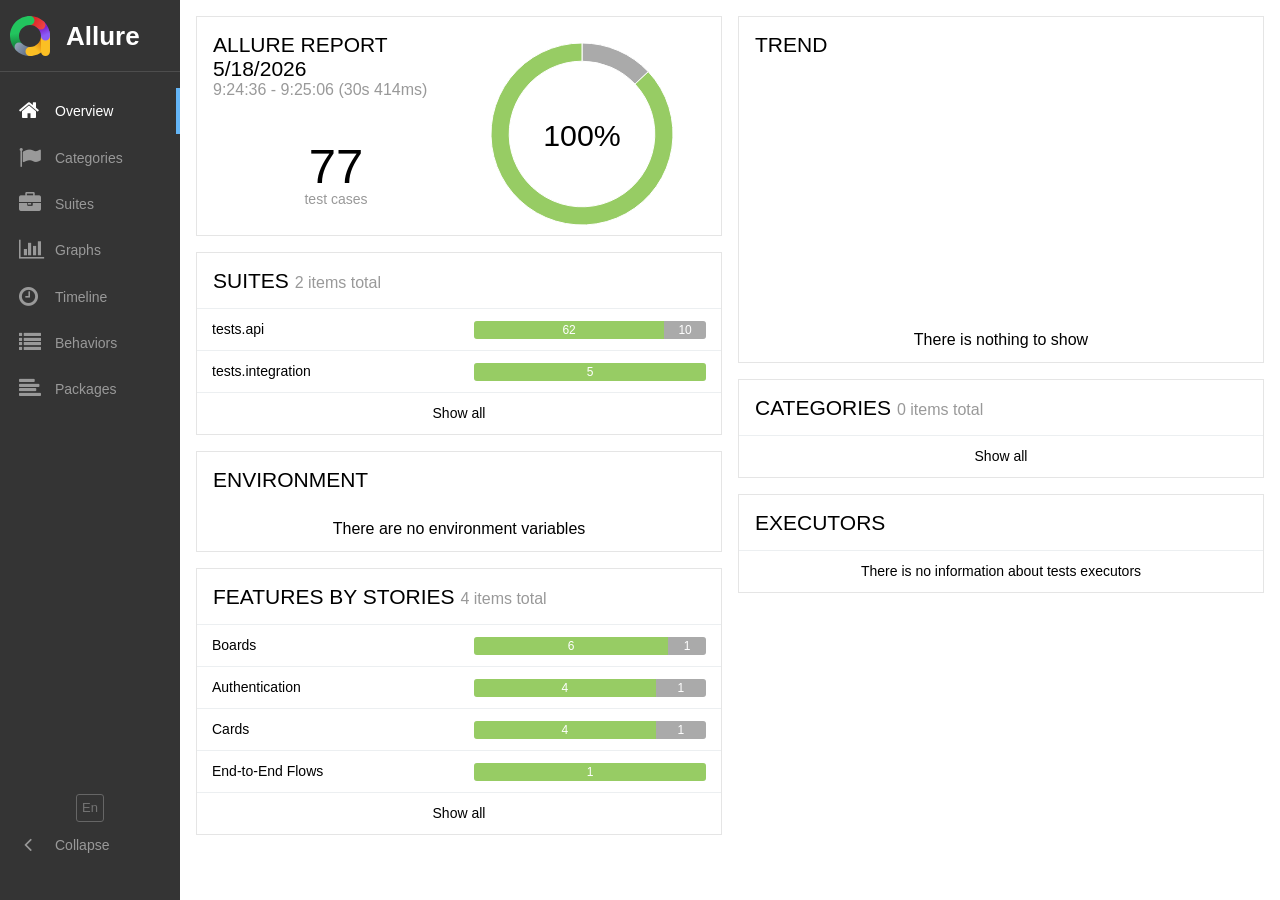
<file: index.html>
<!DOCTYPE html>
<html dir="ltr" lang="en">
<head>
    <meta charset="utf-8">
    <title>Allure Report</title>
    <link rel="icon" href="favicon.ico">
    <link rel="stylesheet" type="text/css" href="styles.css">
    <link rel="stylesheet" type="text/css" href="plugin/screen-diff/styles.css">
</head>
<body>
    <div id="alert"></div>
    <div id="content">
        <span class="spinner">
            <span class="spinner__circle"></span>
        </span>
    </div>
    <div id="popup"></div>
    <script src="app.js"></script>
    <script src="plugin/behaviors/index.js"></script>
    <script src="plugin/packages/index.js"></script>
    <script src="plugin/screen-diff/index.js"></script>
    <script async src="https://www.googletagmanager.com/gtag/js?id=G-FVWC4GKEYS"></script>
    <script>
        window.dataLayer = window.dataLayer || [];
        function gtag(){dataLayer.push(arguments);}
        gtag('js', new Date());
        gtag('config', 'G-FVWC4GKEYS', {
          'allureVersion': 'dev',
          'reportUuid': '4defe19d-c912-4c47-b366-ba06d0935d34',
          'single_file': false
        });
    </script>
</body>
</html>
</file>
<file: plugin/screen-diff/styles.css>
.screen-diff__switchers {
  margin-bottom: 1em;
}

.screen-diff__switchers label + label {
  margin-left: 1em;
}

.screen-diff__overlay {
  position: relative;
  cursor: col-resize;
}

.screen-diff__container {
  overflow-x: auto;
}

.screen-diff__image-over {
  top: 0;
  left: 0;
  bottom: 0;
  background: #fff;
  position: absolute;
  overflow: hidden;
  box-shadow: 2px 0 1px -1px #aaa;
}

.screen-diff-error {
  color: #fd5a3e;
}
</file>
